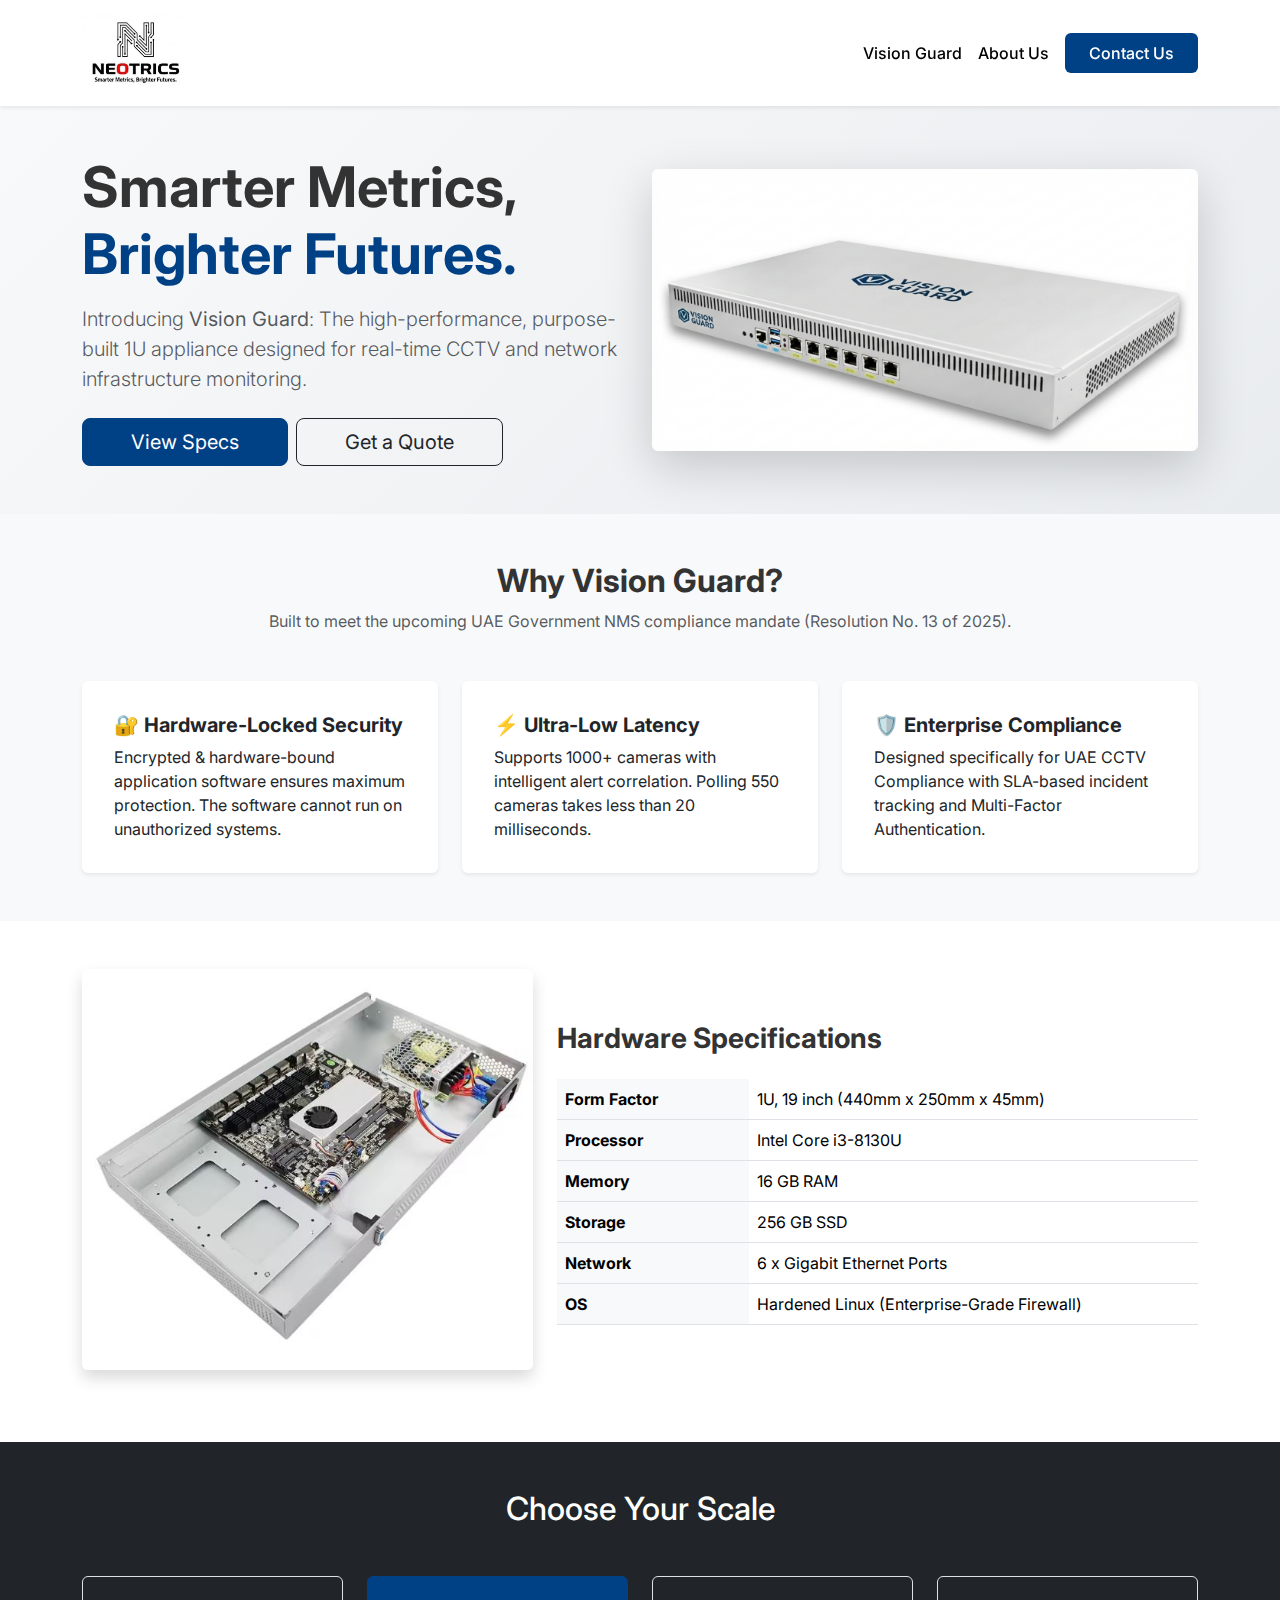
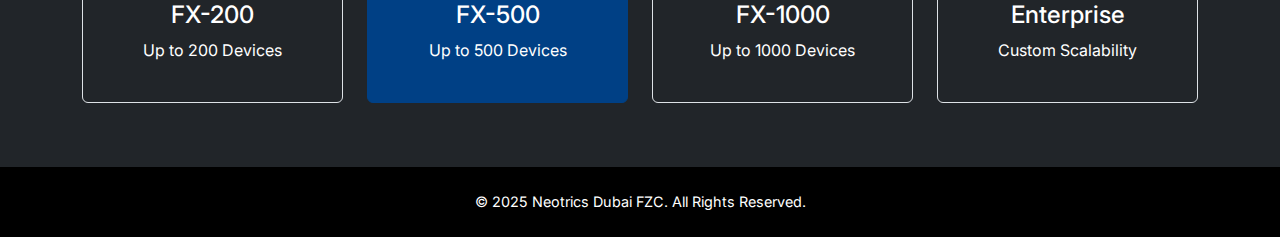
<file: index.html>
<!DOCTYPE html>
<html lang="en">
<head>
    <meta charset="UTF-8">
    <meta name="viewport" content="width=device-width, initial-scale=1.0">
    <title>Neotrics | Smarter Metrics, Brighter Futures</title>
    <link href="https://cdn.jsdelivr.net/npm/bootstrap@5.3.0/dist/css/bootstrap.min.css" rel="stylesheet">
    <link href="https://fonts.googleapis.com/css2?family=Inter:wght@300;400;600;700&display=swap" rel="stylesheet">
    <link rel="stylesheet" href="style.css">
</head>
<body>

    <nav class="navbar navbar-expand-lg navbar-light bg-white sticky-top shadow-sm">
        <div class="container">
            <a class="navbar-brand" href="index.html">
                <img src="images/logo.jpg" alt="Neotrics-Logo.JPG" height="80">
            </a>
            <button class="navbar-toggler" type="button" data-bs-toggle="collapse" data-bs-target="#navbarNav">
                <span class="navbar-toggler-icon"></span>
            </button>
            <div class="collapse navbar-collapse" id="navbarNav">
                <ul class="navbar-nav ms-auto">
                    <li class="nav-item"><a class="nav-link active" href="index.html">Vision Guard</a></li>
                    <li class="nav-item"><a class="nav-link" href="about.html">About Us</a></li>
                    <li class="nav-item"><a class="nav-link btn btn-primary text-white px-4 ms-2" href="contact.html">Contact Us</a></li>
                </ul>
            </div>
        </div>
    </nav>

    <header class="hero-section text-center text-lg-start">
        <div class="container py-5">
            <div class="row align-items-center">
                <div class="col-lg-6">
                    <h1 class="display-4 fw-bold mb-3">Smarter Metrics,<br><span class="text-primary">Brighter Futures.</span></h1>
                    <p class="lead text-muted mb-4">
                        Introducing <strong>Vision Guard</strong>: The high-performance, purpose-built 1U appliance designed for real-time CCTV and network infrastructure monitoring. </p>
                    <div class="d-grid gap-2 d-md-flex justify-content-md-start">
                        <a href="#specs" class="btn btn-primary btn-lg px-5">View Specs</a>
                        <a href="contact.html" class="btn btn-outline-dark btn-lg px-5">Get a Quote</a>
                    </div>
                </div>
                <div class="col-lg-6 mt-4 mt-lg-0">
                    <img src="images/product.jpg" alt="Vision Guard Appliance" class="img-fluid rounded shadow-lg hero-img">
                </div>
            </div>
        </div>
    </header>

    <section class="py-5 bg-light">
        <div class="container">
            <div class="text-center mb-5">
                <h2 class="fw-bold">Why Vision Guard?</h2>
                <p class="text-muted">Built to meet the upcoming UAE Government NMS compliance mandate (Resolution No. 13 of 2025). </p>
            </div>
            <div class="row g-4">
                <div class="col-md-4">
                    <div class="card h-100 border-0 shadow-sm p-3">
                        <div class="card-body">
                            <h5 class="card-title fw-bold">🔐 Hardware-Locked Security</h5>
                            <p class="card-text">Encrypted & hardware-bound application software ensures maximum protection. The software cannot run on unauthorized systems. </p>
                        </div>
                    </div>
                </div>
                <div class="col-md-4">
                    <div class="card h-100 border-0 shadow-sm p-3">
                        <div class="card-body">
                            <h5 class="card-title fw-bold">⚡ Ultra-Low Latency</h5>
                            <p class="card-text">Supports 1000+ cameras with intelligent alert correlation. Polling 550 cameras takes less than 20 milliseconds. </p>
                        </div>
                    </div>
                </div>
                <div class="col-md-4">
                    <div class="card h-100 border-0 shadow-sm p-3">
                        <div class="card-body">
                            <h5 class="card-title fw-bold">🛡️ Enterprise Compliance</h5>
                            <p class="card-text">Designed specifically for UAE CCTV Compliance with SLA-based incident tracking and Multi-Factor Authentication. </p>
                        </div>
                    </div>
                </div>
            </div>
        </div>
    </section>

    <section id="specs" class="py-5">
        <div class="container">
            <div class="row align-items-center">
                <div class="col-lg-5">
                    <img src="images/inside.jpg" alt="Vision Guard Internals" class="img-fluid rounded shadow mb-4">
                </div>
                <div class="col-lg-7">
                    <h3 class="fw-bold mb-4">Hardware Specifications</h3>
                    <table class="table table-hover">
                        <tbody>
                            <tr>
                                <th scope="row">Form Factor</th>
                                <td>1U, 19 inch (440mm x 250mm x 45mm) </td>
                            </tr>
                            <tr>
                                <th scope="row">Processor</th>
                                <td>Intel Core i3-8130U </td>
                            </tr>
                            <tr>
                                <th scope="row">Memory</th>
                                <td>16 GB RAM </td>
                            </tr>
                            <tr>
                                <th scope="row">Storage</th>
                                <td>256 GB SSD </td>
                            </tr>
                            <tr>
                                <th scope="row">Network</th>
                                <td>6 x Gigabit Ethernet Ports </td>
                            </tr>
                            <tr>
                                <th scope="row">OS</th>
                                <td>Hardened Linux (Enterprise-Grade Firewall) </td>
                            </tr>
                        </tbody>
                    </table>
                </div>
            </div>
        </div>
    </section>

    <section class="py-5 bg-dark text-white text-center">
        <div class="container">
            <h2 class="mb-5">Choose Your Scale</h2>
            <div class="row justify-content-center">
                <div class="col-md-3 mb-3">
                    <div class="border rounded p-4 h-100">
                        <h4>FX-200</h4>
                        <p>Up to 200 Devices </p>
                    </div>
                </div>
                <div class="col-md-3 mb-3">
                    <div class="border rounded p-4 h-100 bg-primary border-primary">
                        <h4>FX-500</h4>
                        <p>Up to 500 Devices </p>
                    </div>
                </div>
                <div class="col-md-3 mb-3">
                    <div class="border rounded p-4 h-100">
                        <h4>FX-1000</h4>
                        <p>Up to 1000 Devices </p>
                    </div>
                </div>
                <div class="col-md-3 mb-3">
                    <div class="border rounded p-4 h-100">
                        <h4>Enterprise</h4>
                        <p>Custom Scalability </p>
                    </div>
                </div>
            </div>
        </div>
    </section>

    <footer class="bg-black text-white py-4 mt-auto">
        <div class="container text-center">
            <p class="mb-0">&copy; 2025 Neotrics Dubai FZC. All Rights Reserved.</p>
        </div>
    </footer>

    <script src="https://cdn.jsdelivr.net/npm/bootstrap@5.3.0/dist/js/bootstrap.bundle.min.js"></script>
</body>

</html>
</file>
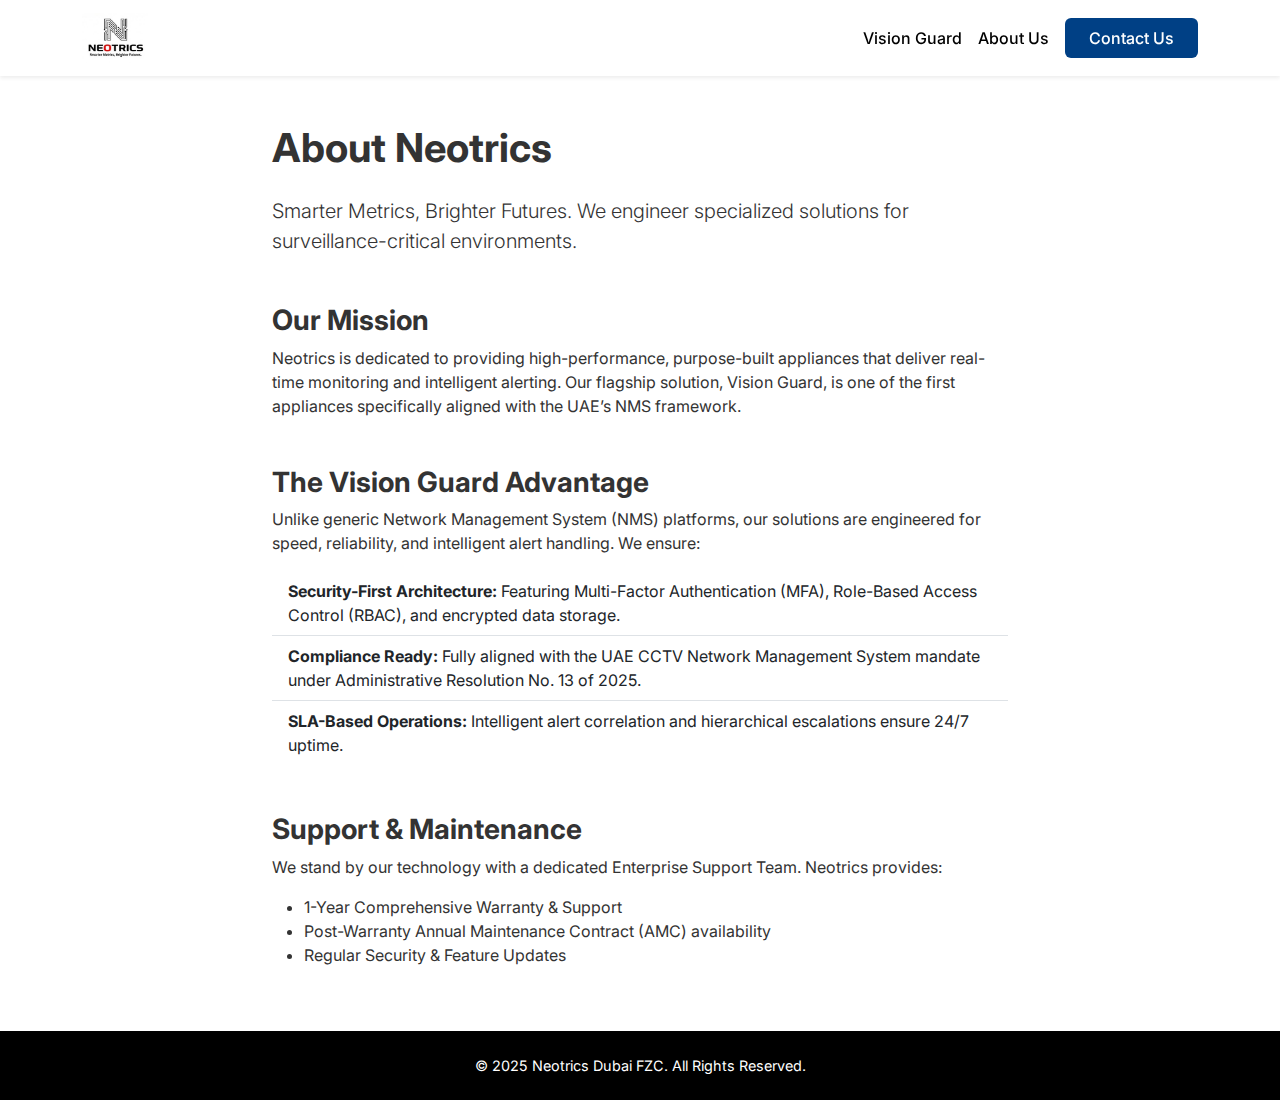
<file: about.html>
<!DOCTYPE html>
<html lang="en">
<head>
    <meta charset="UTF-8">
    <meta name="viewport" content="width=device-width, initial-scale=1.0">
    <title>About Us | Neotrics</title>
    <link href="https://cdn.jsdelivr.net/npm/bootstrap@5.3.0/dist/css/bootstrap.min.css" rel="stylesheet">
    <link href="https://fonts.googleapis.com/css2?family=Inter:wght@300;400;600;700&display=swap" rel="stylesheet">
    <link rel="stylesheet" href="style.css">
</head>
<body>

    <nav class="navbar navbar-expand-lg navbar-light bg-white sticky-top shadow-sm">
        <div class="container">
            <a class="navbar-brand" href="index.html">
                <img src="images/logo.jpg" alt="Neotrics Logo" height="50">
            </a>
            <button class="navbar-toggler" type="button" data-bs-toggle="collapse" data-bs-target="#navbarNav">
                <span class="navbar-toggler-icon"></span>
            </button>
            <div class="collapse navbar-collapse" id="navbarNav">
                <ul class="navbar-nav ms-auto">
                    <li class="nav-item"><a class="nav-link" href="index.html">Vision Guard</a></li>
                    <li class="nav-item"><a class="nav-link active" href="about.html">About Us</a></li>
                    <li class="nav-item"><a class="nav-link btn btn-primary text-white px-4 ms-2" href="contact.html">Contact Us</a></li>
                </ul>
            </div>
        </div>
    </nav>

    <div class="container py-5">
        <div class="row justify-content-center">
            <div class="col-lg-8">
                <h1 class="fw-bold mb-4">About Neotrics</h1>
                <p class="lead mb-5">Smarter Metrics, Brighter Futures. We engineer specialized solutions for surveillance-critical environments.</p>
                
                <h3 class="fw-bold mt-5">Our Mission</h3>
                <p>Neotrics is dedicated to providing high-performance, purpose-built appliances that deliver real-time monitoring and intelligent alerting. Our flagship solution, Vision Guard, is one of the first appliances specifically aligned with the UAE’s NMS framework. </p>

                <h3 class="fw-bold mt-5">The Vision Guard Advantage</h3>
                <p>Unlike generic Network Management System (NMS) platforms, our solutions are engineered for speed, reliability, and intelligent alert handling. We ensure:</p>
                <ul class="list-group list-group-flush mb-4">
                    <li class="list-group-item"><strong>Security-First Architecture:</strong> Featuring Multi-Factor Authentication (MFA), Role-Based Access Control (RBAC), and encrypted data storage. </li>
                    <li class="list-group-item"><strong>Compliance Ready:</strong> Fully aligned with the UAE CCTV Network Management System mandate under Administrative Resolution No. 13 of 2025. </li>
                    <li class="list-group-item"><strong>SLA-Based Operations:</strong> Intelligent alert correlation and hierarchical escalations ensure 24/7 uptime. </li>
                </ul>

                <h3 class="fw-bold mt-5">Support & Maintenance</h3>
                <p>We stand by our technology with a dedicated Enterprise Support Team. Neotrics provides:</p>
                <ul>
                    <li>1-Year Comprehensive Warranty & Support </li>
                    <li>Post-Warranty Annual Maintenance Contract (AMC) availability </li>
                    <li>Regular Security & Feature Updates </li>
                </ul>
            </div>
        </div>
    </div>

    <footer class="bg-black text-white py-4 mt-auto">
        <div class="container text-center">
            <p class="mb-0">&copy; 2025 Neotrics Dubai FZC. All Rights Reserved.</p>
        </div>
    </footer>
    <script src="https://cdn.jsdelivr.net/npm/bootstrap@5.3.0/dist/js/bootstrap.bundle.min.js"></script>
</body>
</html>
</file>
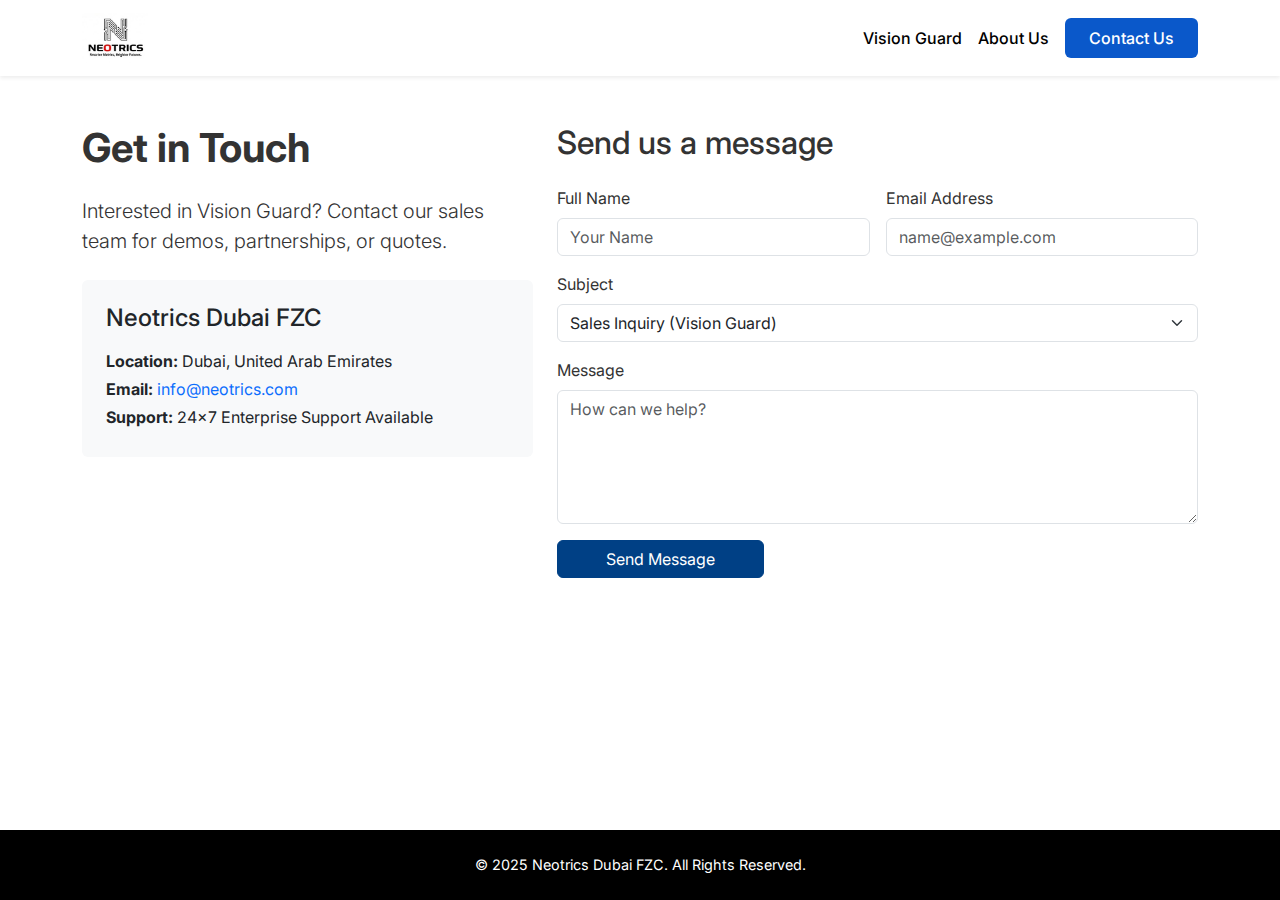
<file: contact.html>
<!DOCTYPE html>
<html lang="en">
<head>
    <meta charset="UTF-8">
    <meta name="viewport" content="width=device-width, initial-scale=1.0">
    <title>Contact Us | Neotrics</title>
    <link href="https://cdn.jsdelivr.net/npm/bootstrap@5.3.0/dist/css/bootstrap.min.css" rel="stylesheet">
    <link href="https://fonts.googleapis.com/css2?family=Inter:wght@300;400;600;700&display=swap" rel="stylesheet">
    <link rel="stylesheet" href="style.css">
</head>
<body>

    <nav class="navbar navbar-expand-lg navbar-light bg-white sticky-top shadow-sm">
        <div class="container">
            <a class="navbar-brand" href="index.html">
                <img src="images/logo.jpg" alt="Neotrics Logo" height="50">
            </a>
            <button class="navbar-toggler" type="button" data-bs-toggle="collapse" data-bs-target="#navbarNav">
                <span class="navbar-toggler-icon"></span>
            </button>
            <div class="collapse navbar-collapse" id="navbarNav">
                <ul class="navbar-nav ms-auto">
                    <li class="nav-item"><a class="nav-link" href="index.html">Vision Guard</a></li>
                    <li class="nav-item"><a class="nav-link" href="about.html">About Us</a></li>
                    <li class="nav-item"><a class="nav-link active btn btn-primary text-white px-4 ms-2" href="contact.html">Contact Us</a></li>
                </ul>
            </div>
        </div>
    </nav>

    <div class="container py-5">
        <div class="row">
            <div class="col-lg-5 mb-5">
                <h1 class="fw-bold mb-4">Get in Touch</h1>
                <p class="lead mb-4">Interested in Vision Guard? Contact our sales team for demos, partnerships, or quotes.</p>
                
                <div class="card border-0 bg-light p-4">
                    <h4 class="mb-3">Neotrics Dubai FZC</h4>
                    <p class="mb-1"><strong>Location:</strong> Dubai, United Arab Emirates</p>
                    <p class="mb-1"><strong>Email:</strong> <a href="mailto:info@neotrics.com" class="text-decoration-none">info@neotrics.com</a></p>
                    <p class="mb-1"><strong>Support:</strong> 24x7 Enterprise Support Available </p>
                </div>
            </div>

            <div class="col-lg-7">
                <h2 class="mb-4">Send us a message</h2>
                <form>
                    <div class="row g-3">
                        <div class="col-md-6">
                            <label for="name" class="form-label">Full Name</label>
                            <input type="text" class="form-control" id="name" placeholder="Your Name">
                        </div>
                        <div class="col-md-6">
                            <label for="email" class="form-label">Email Address</label>
                            <input type="email" class="form-control" id="email" placeholder="name@example.com">
                        </div>
                        <div class="col-12">
                            <label for="subject" class="form-label">Subject</label>
                            <select class="form-select" id="subject">
                                <option selected>Sales Inquiry (Vision Guard)</option>
                                <option>Technical Support</option>
                                <option>Partnership Proposal</option>
                            </select>
                        </div>
                        <div class="col-12">
                            <label for="message" class="form-label">Message</label>
                            <textarea class="form-control" id="message" rows="5" placeholder="How can we help?"></textarea>
                        </div>
                        <div class="col-12">
                            <button type="submit" class="btn btn-primary px-5">Send Message</button>
                        </div>
                    </div>
                </form>
            </div>
        </div>
    </div>

    <footer class="bg-black text-white py-4 mt-auto">
        <div class="container text-center">
            <p class="mb-0">&copy; 2025 Neotrics Dubai FZC. All Rights Reserved.</p>
        </div>
    </footer>
    <script src="https://cdn.jsdelivr.net/npm/bootstrap@5.3.0/dist/js/bootstrap.bundle.min.js"></script>
</body>
</html>
</file>
<file: style.css>
/* General Styling */
body {
    font-family: 'Inter', sans-serif;
    color: #333;
    display: flex;
    flex-direction: column;
    min-height: 100vh;
}

/* Navbar */
.navbar-brand img {
    max-height: 160px;
    width: auto;
}

.nav-link {
    font-weight: 500;
    color: #000 !important;
}

.nav-link.btn-primary {
    color: #fff !important;
}

/* Hero Section */
.hero-section {
    background: linear-gradient(135deg, #f8f9fa 0%, #e9ecef 100%);
}

.hero-img {
    transition: transform 0.3s ease;
}

.hero-img:hover {
    transform: scale(1.02);
}

/* Primary Color Override (Matches Vision Guard Blue Logo) */
.text-primary {
    color: #004085 !important;
}

.btn-primary {
    background-color: #004085;
    border-color: #004085;
}

.btn-primary:hover {
    background-color: #002752;
    border-color: #002752;
}

.bg-primary {
    background-color: #004085 !important;
}

.border-primary {
    border-color: #004085 !important;
}

/* Card Styling */
.card {
    transition: transform 0.2s ease, box-shadow 0.2s ease;
}

.card:hover {
    transform: translateY(-5px);
    box-shadow: 0 10px 20px rgba(0,0,0,0.1) !important;
}

/* Table Styling */
.table th {
    width: 30%;
    background-color: #f8f9fa;
}

/* Footer */
footer {
    background-color: #000;
    font-size: 0.9rem;

}
</file>
